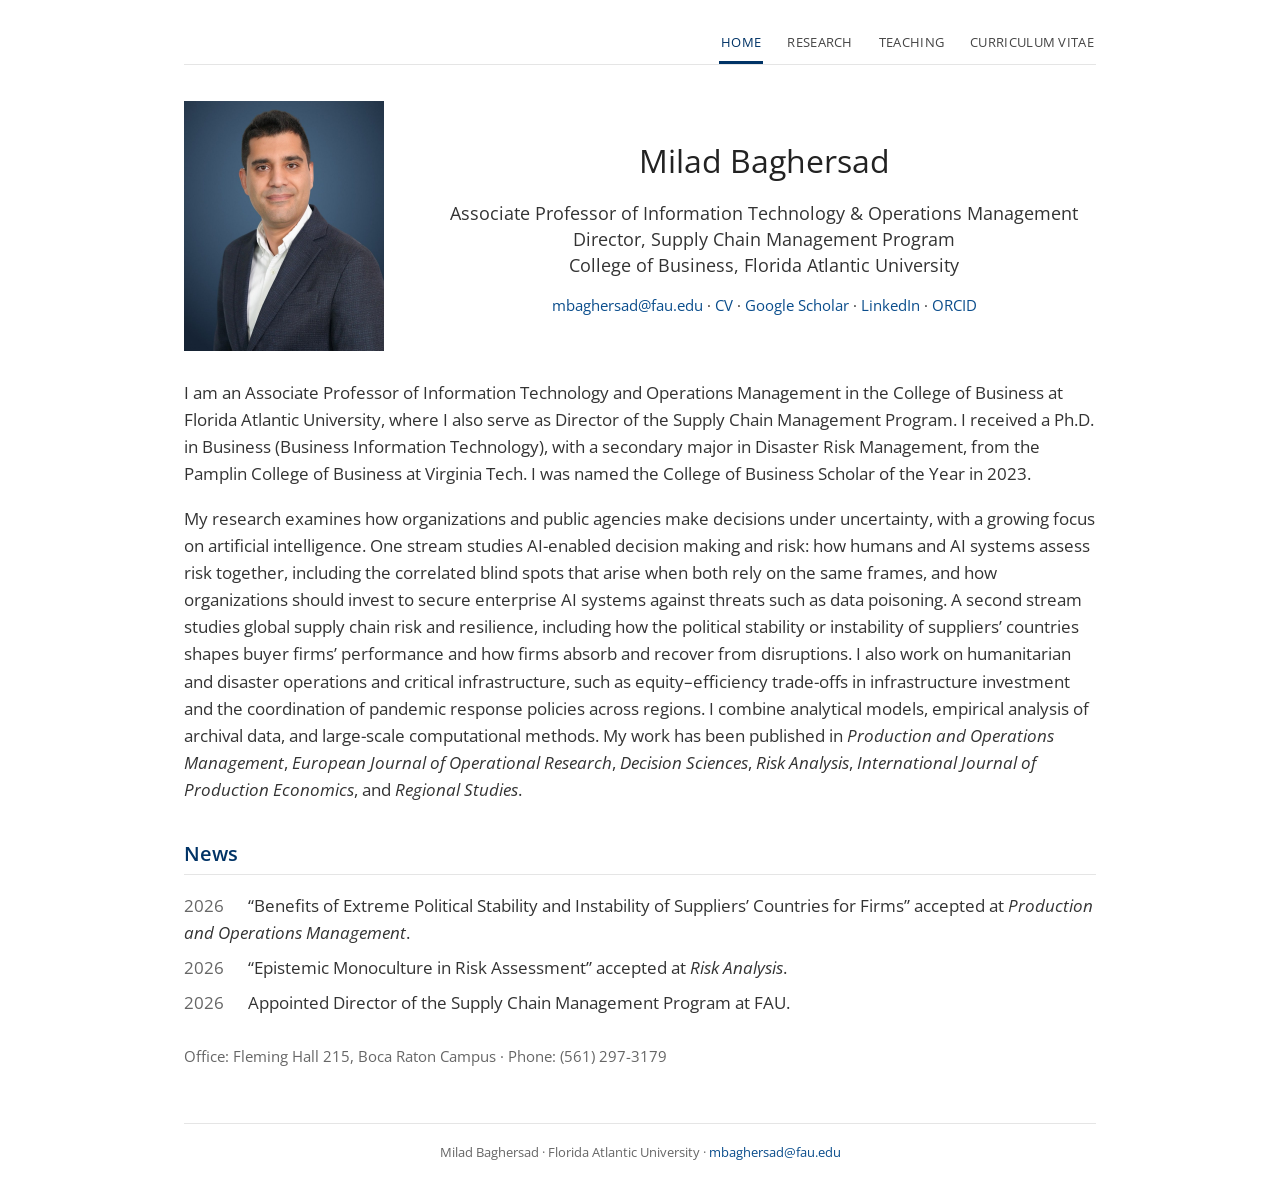
<file: index.html>
<!DOCTYPE html>
<html lang="en">
<head>
  <meta charset="UTF-8" />
  <meta name="viewport" content="width=device-width, initial-scale=1.0" />
  <title>Milad Baghersad | Associate Professor, Florida Atlantic University</title>
  <meta name="description" content="Milad Baghersad is an Associate Professor of Information Technology and Operations Management and Director of the Supply Chain Management Program at Florida Atlantic University. His research covers supply chain resilience, humanitarian and disaster operations, critical infrastructure, and business analytics." />
  <link rel="canonical" href="https://miladbaghersad.com/" />
  <meta property="og:title" content="Milad Baghersad | Associate Professor, Florida Atlantic University" />
  <meta property="og:description" content="Milad Baghersad is an Associate Professor of Information Technology and Operations Management and Director of the Supply Chain Management Program at Florida Atlantic University. His research covers supply chain resilience, humanitarian and disaster operations, critical infrastructure, and business analytics." />
  <meta property="og:type" content="profile" />
  <meta property="og:url" content="https://miladbaghersad.com/" />
  <meta property="og:image" content="https://miladbaghersad.com/milad-baghersad.jpg" />
  <link rel="preconnect" href="https://fonts.googleapis.com" />
  <link rel="preconnect" href="https://fonts.gstatic.com" crossorigin />
  <link href="https://fonts.googleapis.com/css2?family=Open+Sans:ital,wght@0,400;0,600;1,400&display=swap" rel="stylesheet" />
  <link rel="stylesheet" href="style.css" />
  <script type="application/ld+json">
{
  "@context": "https://schema.org",
  "@type": "Person",
  "name": "Milad Baghersad",
  "url": "https://miladbaghersad.com/",
  "image": "https://miladbaghersad.com/milad-baghersad.jpg",
  "jobTitle": "Associate Professor of Information Technology and Operations Management",
  "email": "mailto:mbaghersad@fau.edu",
  "affiliation": {
    "@type": "CollegeOrUniversity",
    "name": "Florida Atlantic University",
    "url": "https://www.fau.edu/"
  },
  "worksFor": {
    "@type": "CollegeOrUniversity",
    "name": "Florida Atlantic University",
    "url": "https://www.fau.edu/"
  },
  "alumniOf": {
    "@type": "CollegeOrUniversity",
    "name": "Virginia Tech",
    "url": "https://www.vt.edu/"
  },
  "sameAs": [
    "https://scholar.google.com/citations?user=qv0lAK8AAAAJ&hl=en&oi=ao",
    "https://www.linkedin.com/in/miladbaghersad/",
    "https://orcid.org/0000-0002-2748-9577",
    "https://business.fau.edu/faculty-research/faculty-profiles/profile/mbaghersad.php"
  ],
  "knowsAbout": [
    "AI-Enabled Decision Making",
    "Risk Assessment",
    "Supply Chain Management",
    "Supply Chain Resilience",
    "Humanitarian Operations",
    "Disaster Operations",
    "Critical Infrastructure",
    "Business Analytics",
    "Machine Learning"
  ]
}
  </script>
</head>
<body>
  <div class="wrap">
    <nav class="nav">
      <a href="index.html" class="active" aria-current="page">Home</a>
      <a href="research.html">Research</a>
      <a href="teaching.html">Teaching</a>
      <a href="cv.html">Curriculum Vitae</a>
    </nav>
    <main>
      <section class="intro">
        <img class="headshot" src="milad-baghersad.jpg" alt="Milad Baghersad" width="200" height="250" />
        <div class="intro-text">
          <h1>Milad Baghersad</h1>
          <p class="role">Associate Professor of Information Technology &amp; Operations Management<br />
          Director, Supply Chain Management Program<br />
          College of Business, Florida Atlantic University</p>
          <p class="links"><a href="mailto:mbaghersad@fau.edu">mbaghersad@fau.edu</a> &middot;
          <a href="CV_of_Milad_Baghersad_2026.pdf">CV</a> &middot; <a href="https://scholar.google.com/citations?user=qv0lAK8AAAAJ&hl=en&oi=ao">Google Scholar</a> &middot;
          <a href="https://www.linkedin.com/in/miladbaghersad/">LinkedIn</a> &middot; <a href="https://orcid.org/0000-0002-2748-9577">ORCID</a></p>
        </div>
      </section>

      <p>I am an Associate Professor of Information Technology and Operations Management in the College of Business at Florida Atlantic University, where I also serve as Director of the Supply Chain Management Program. I received a Ph.D. in Business (Business Information Technology), with a secondary major in Disaster Risk Management, from the Pamplin College of Business at Virginia Tech. I was named the College of Business Scholar of the Year in 2023.</p>

      <p>My research examines how organizations and public agencies make decisions under uncertainty, with a growing focus on artificial intelligence. One stream studies AI-enabled decision making and risk: how humans and AI systems assess risk together, including the correlated blind spots that arise when both rely on the same frames, and how organizations should invest to secure enterprise AI systems against threats such as data poisoning. A second stream studies global supply chain risk and resilience, including how the political stability or instability of suppliers&rsquo; countries shapes buyer firms&rsquo; performance and how firms absorb and recover from disruptions. I also work on humanitarian and disaster operations and critical infrastructure, such as equity&ndash;efficiency trade-offs in infrastructure investment and the coordination of pandemic response policies across regions. I combine analytical models, empirical analysis of archival data, and large-scale computational methods. My work has been published in <em>Production and Operations Management</em>, <em>European Journal of Operational Research</em>, <em>Decision Sciences</em>, <em>Risk Analysis</em>, <em>International Journal of Production Economics</em>, and <em>Regional Studies</em>.</p>

      <h2>News</h2>
      <ul class="news">
        <li><span class="date">2026</span> &ldquo;Benefits of Extreme Political Stability and Instability of Suppliers&rsquo; Countries for Firms&rdquo; accepted at <em>Production and Operations Management</em>.</li>
        <li><span class="date">2026</span> &ldquo;Epistemic Monoculture in Risk Assessment&rdquo; accepted at <em>Risk Analysis</em>.</li>
        <li><span class="date">2026</span> Appointed Director of the Supply Chain Management Program at FAU.</li>
      </ul>

      <p class="contact">Office: Fleming Hall 215, Boca Raton Campus &middot; Phone: (561) 297-3179</p>
    </main>
    <footer>Milad Baghersad &middot; Florida Atlantic University &middot; <a href="mailto:mbaghersad@fau.edu">mbaghersad@fau.edu</a></footer>
  </div>
</body>
</html>
</file>
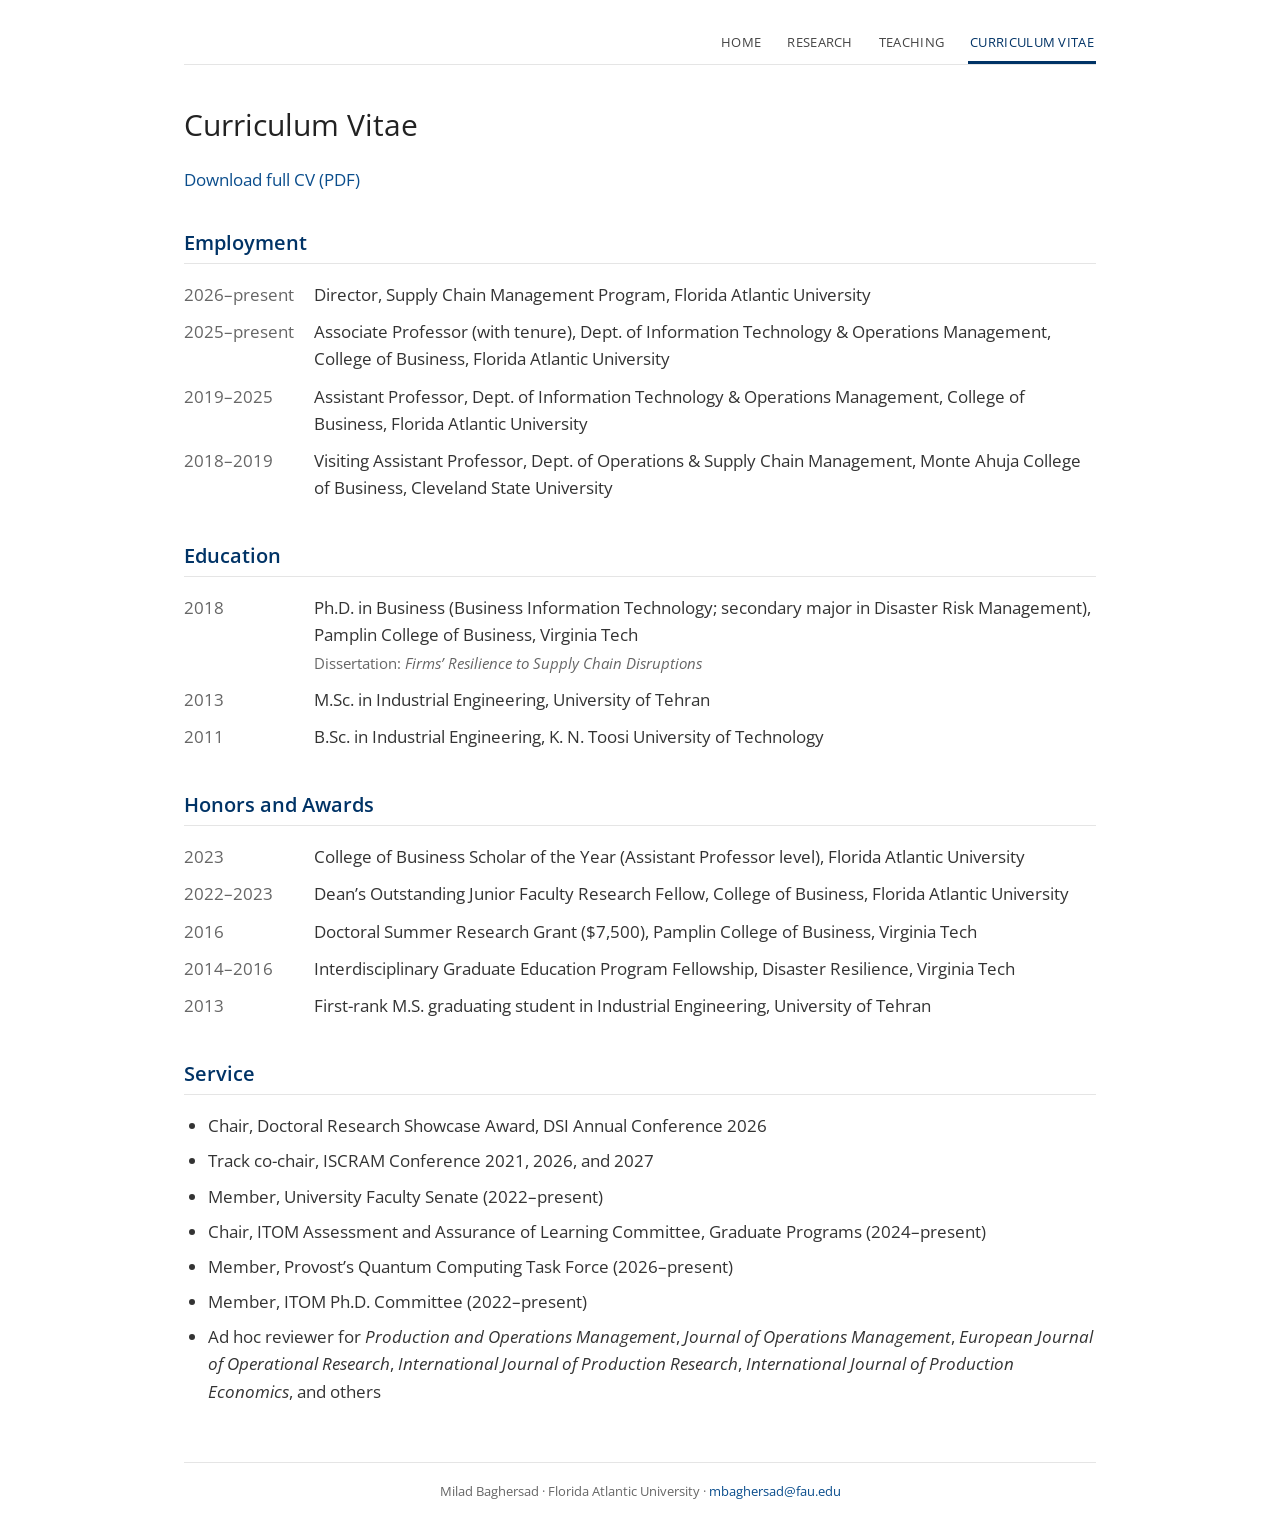
<file: cv.html>
<!DOCTYPE html>
<html lang="en">
<head>
  <meta charset="UTF-8" />
  <meta name="viewport" content="width=device-width, initial-scale=1.0" />
  <title>Curriculum Vitae | Milad Baghersad</title>
  <meta name="description" content="Curriculum vitae of Milad Baghersad, Associate Professor at Florida Atlantic University." />
  <link rel="canonical" href="https://miladbaghersad.com/cv.html" />
  <meta property="og:title" content="Curriculum Vitae | Milad Baghersad" />
  <meta property="og:description" content="Curriculum vitae of Milad Baghersad, Associate Professor at Florida Atlantic University." />
  <meta property="og:type" content="profile" />
  <meta property="og:url" content="https://miladbaghersad.com/cv.html" />
  <meta property="og:image" content="https://miladbaghersad.com/milad-baghersad.jpg" />
  <link rel="preconnect" href="https://fonts.googleapis.com" />
  <link rel="preconnect" href="https://fonts.gstatic.com" crossorigin />
  <link href="https://fonts.googleapis.com/css2?family=Open+Sans:ital,wght@0,400;0,600;1,400&display=swap" rel="stylesheet" />
  <link rel="stylesheet" href="style.css" />
</head>
<body>
  <div class="wrap">
    <nav class="nav">
      <a href="index.html">Home</a>
      <a href="research.html">Research</a>
      <a href="teaching.html">Teaching</a>
      <a href="cv.html" class="active" aria-current="page">Curriculum Vitae</a>
    </nav>
    <main>
      <h1>Curriculum Vitae</h1>
      <p><a href="CV_of_Milad_Baghersad_2026.pdf">Download full CV (PDF)</a></p>

      <h2>Employment</h2>
      <table class="cv">
        <tr><td>2026&ndash;present</td><td>Director, Supply Chain Management Program, Florida Atlantic University</td></tr>
        <tr><td>2025&ndash;present</td><td>Associate Professor (with tenure), Dept. of Information Technology &amp; Operations Management, College of Business, Florida Atlantic University</td></tr>
        <tr><td>2019&ndash;2025</td><td>Assistant Professor, Dept. of Information Technology &amp; Operations Management, College of Business, Florida Atlantic University</td></tr>
        <tr><td>2018&ndash;2019</td><td>Visiting Assistant Professor, Dept. of Operations &amp; Supply Chain Management, Monte Ahuja College of Business, Cleveland State University</td></tr>
      </table>

      <h2>Education</h2>
      <table class="cv">
        <tr><td>2018</td><td>Ph.D. in Business (Business Information Technology; secondary major in Disaster Risk Management), Pamplin College of Business, Virginia Tech<br /><span class="muted">Dissertation: <em>Firms&rsquo; Resilience to Supply Chain Disruptions</em></span></td></tr>
        <tr><td>2013</td><td>M.Sc. in Industrial Engineering, University of Tehran</td></tr>
        <tr><td>2011</td><td>B.Sc. in Industrial Engineering, K. N. Toosi University of Technology</td></tr>
      </table>

      <h2>Honors and Awards</h2>
      <table class="cv">
        <tr><td>2023</td><td>College of Business Scholar of the Year (Assistant Professor level), Florida Atlantic University</td></tr>
        <tr><td>2022&ndash;2023</td><td>Dean&rsquo;s Outstanding Junior Faculty Research Fellow, College of Business, Florida Atlantic University</td></tr>
        <tr><td>2016</td><td>Doctoral Summer Research Grant ($7,500), Pamplin College of Business, Virginia Tech</td></tr>
        <tr><td>2014&ndash;2016</td><td>Interdisciplinary Graduate Education Program Fellowship, Disaster Resilience, Virginia Tech</td></tr>
        <tr><td>2013</td><td>First-rank M.S. graduating student in Industrial Engineering, University of Tehran</td></tr>
      </table>

      <h2>Service</h2>
      <ul>
        <li>Chair, Doctoral Research Showcase Award, DSI Annual Conference 2026</li>
        <li>Track co-chair, ISCRAM Conference 2021, 2026, and 2027</li>
        <li>Member, University Faculty Senate (2022&ndash;present)</li>
        <li>Chair, ITOM Assessment and Assurance of Learning Committee, Graduate Programs (2024&ndash;present)</li>
        <li>Member, Provost&rsquo;s Quantum Computing Task Force (2026&ndash;present)</li>
        <li>Member, ITOM Ph.D. Committee (2022&ndash;present)</li>
        <li>Ad hoc reviewer for <em>Production and Operations Management</em>, <em>Journal of Operations Management</em>, <em>European Journal of Operational Research</em>, <em>International Journal of Production Research</em>, <em>International Journal of Production Economics</em>, and others</li>
      </ul>
    </main>
    <footer>Milad Baghersad &middot; Florida Atlantic University &middot; <a href="mailto:mbaghersad@fau.edu">mbaghersad@fau.edu</a></footer>
  </div>
</body>
</html>
</file>
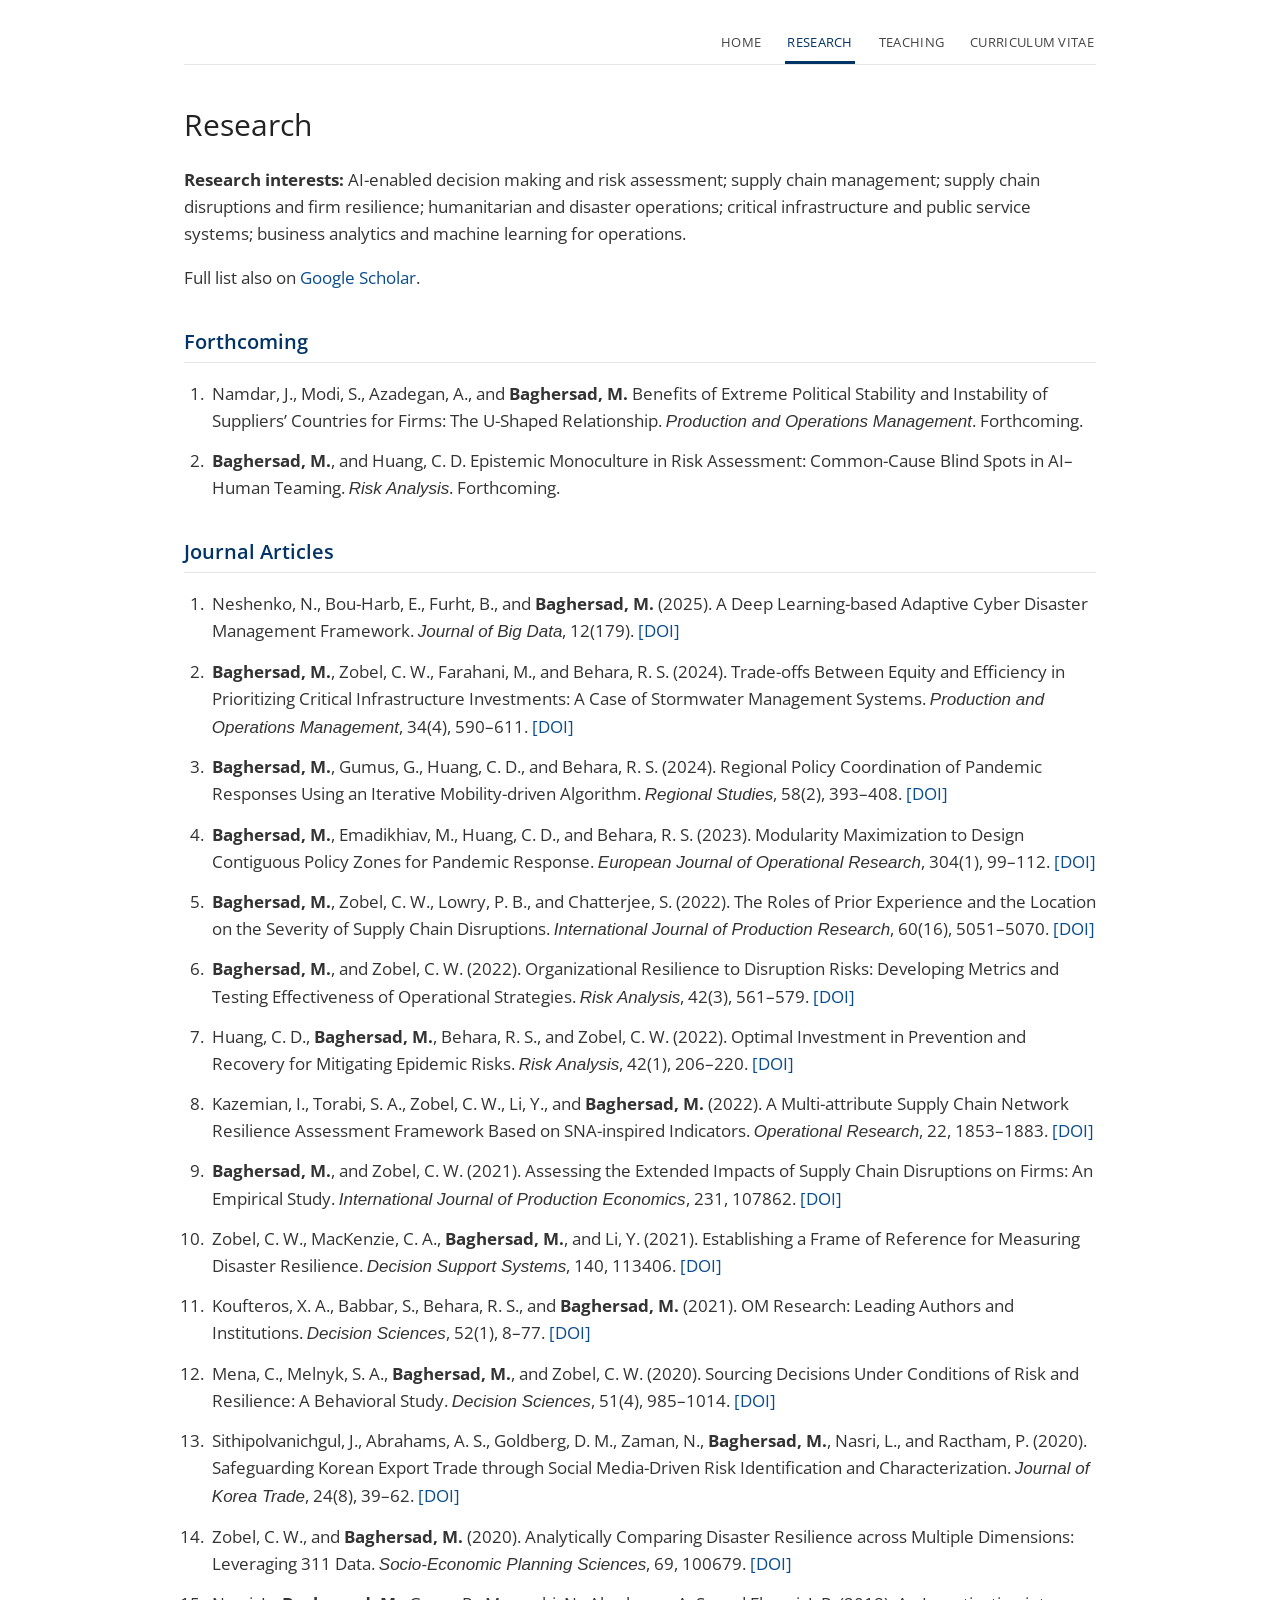
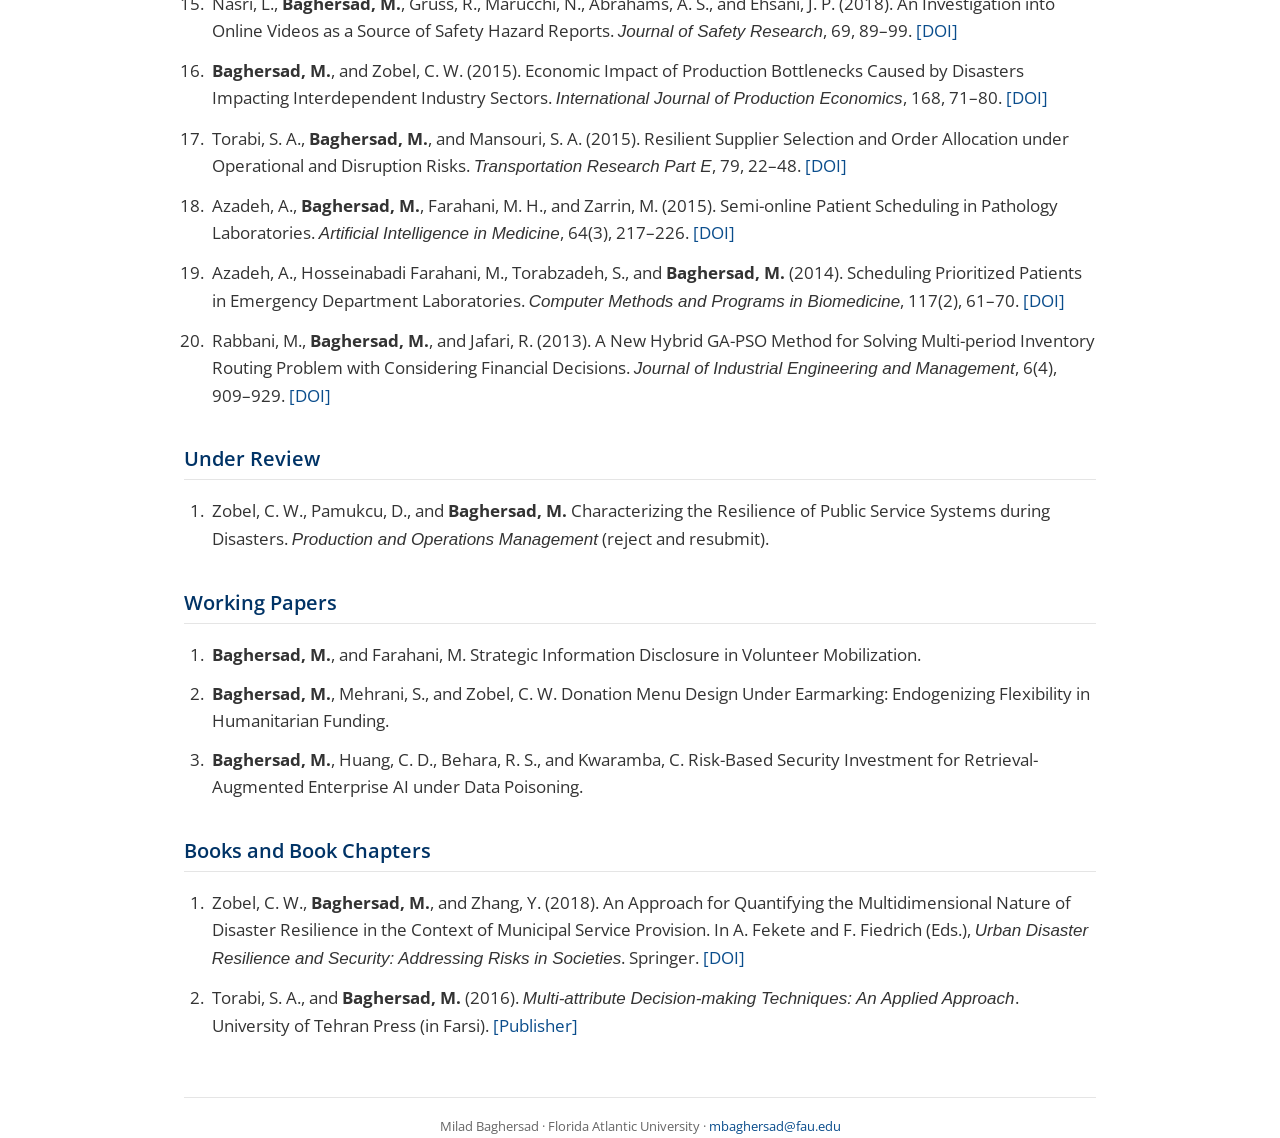
<file: publications.html>
<!DOCTYPE html>
<html lang="en"><head><meta charset="UTF-8" /><title>Publications | Milad Baghersad</title>
<link rel="canonical" href="https://miladbaghersad.com/research.html" />
<meta http-equiv="refresh" content="0; url=research.html" /></head>
<body><p>Publications have moved to the <a href="research.html">Research page</a>.</p></body></html>
</file>
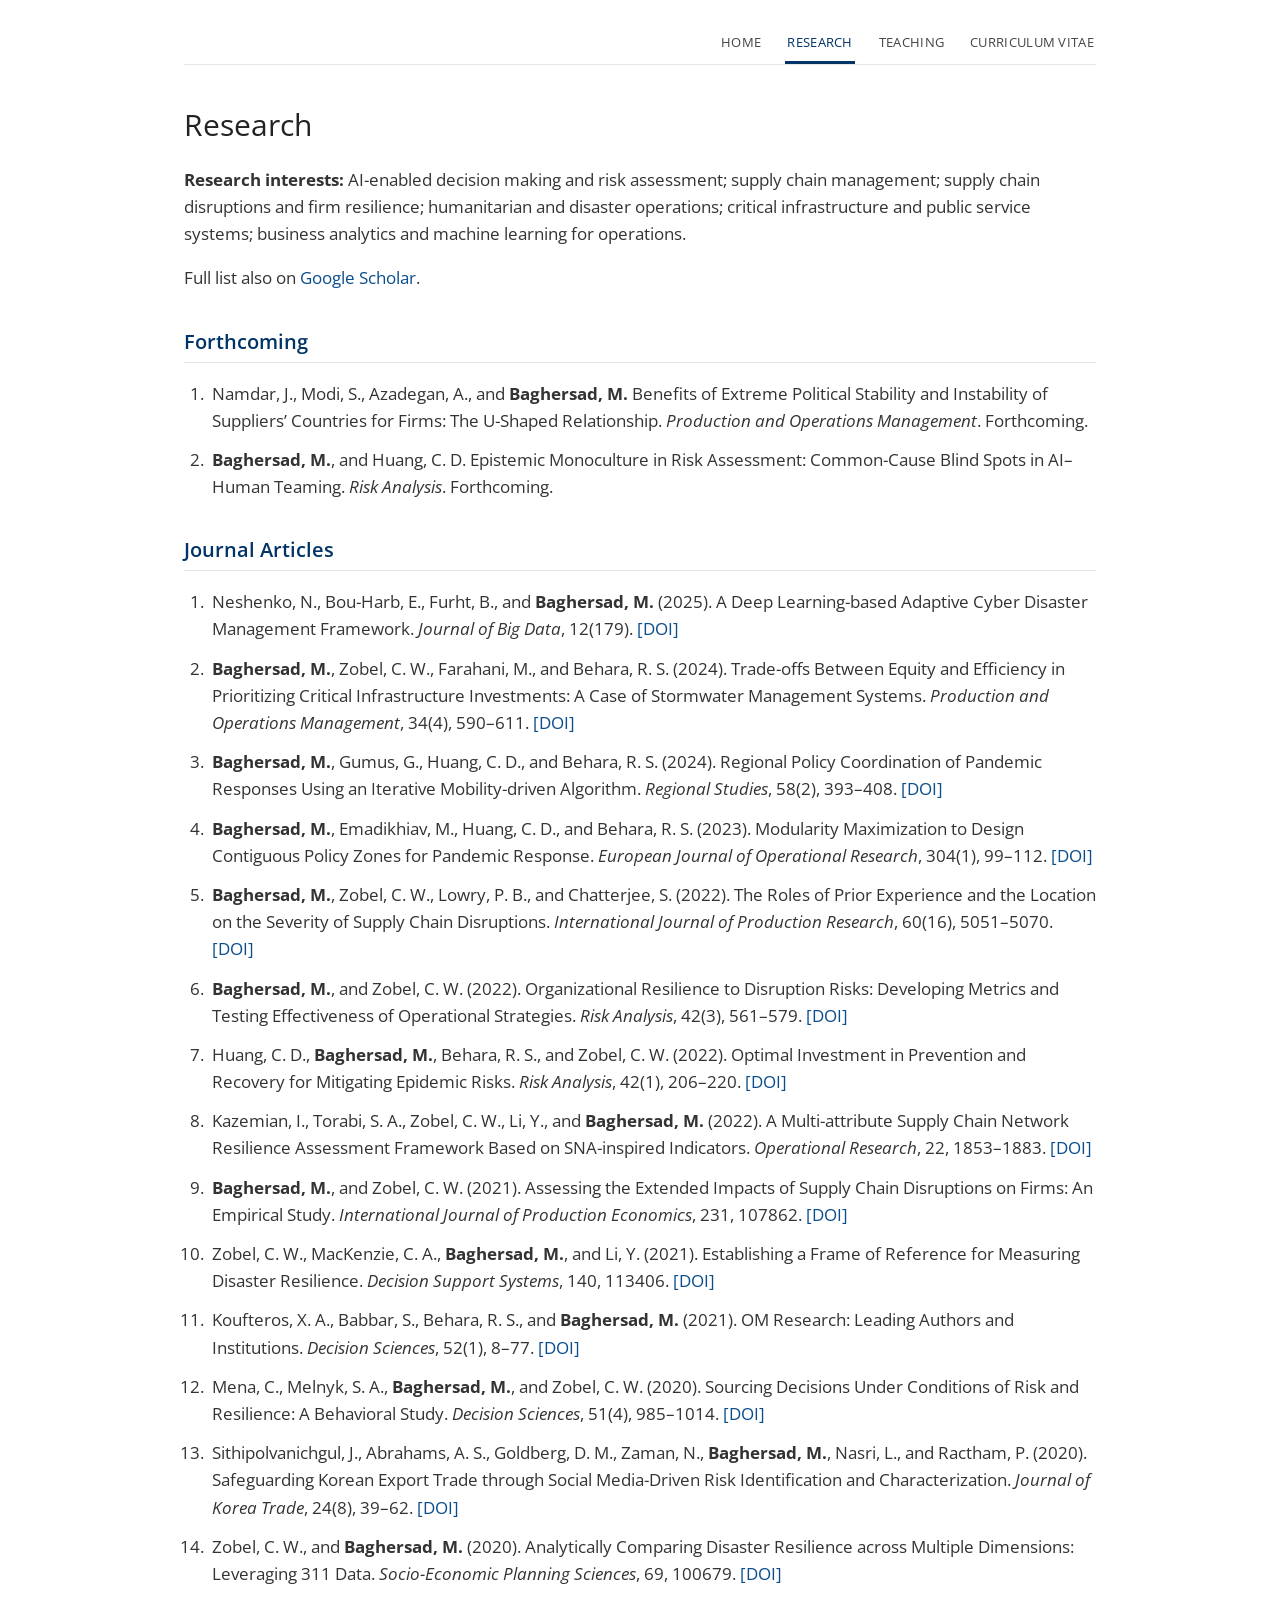
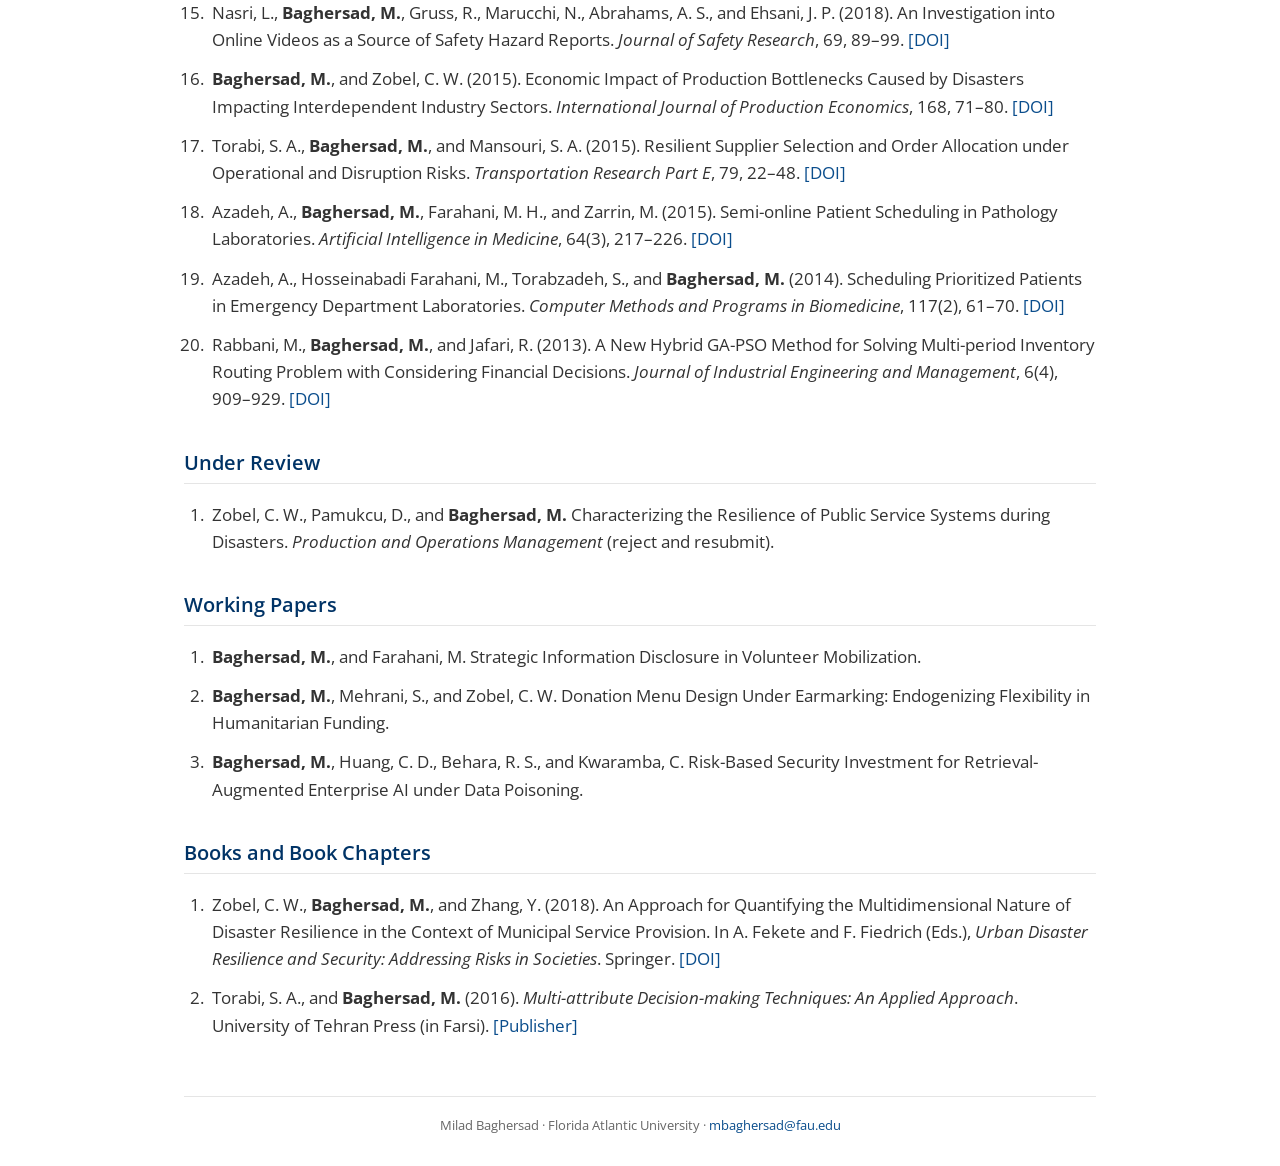
<file: research.html>
<!DOCTYPE html>
<html lang="en">
<head>
  <meta charset="UTF-8" />
  <meta name="viewport" content="width=device-width, initial-scale=1.0" />
  <title>Research | Milad Baghersad</title>
  <meta name="description" content="Publications, working papers, and research interests of Milad Baghersad (Florida Atlantic University)." />
  <link rel="canonical" href="https://miladbaghersad.com/research.html" />
  <meta property="og:title" content="Research | Milad Baghersad" />
  <meta property="og:description" content="Publications, working papers, and research interests of Milad Baghersad (Florida Atlantic University)." />
  <meta property="og:type" content="profile" />
  <meta property="og:url" content="https://miladbaghersad.com/research.html" />
  <meta property="og:image" content="https://miladbaghersad.com/milad-baghersad.jpg" />
  <link rel="preconnect" href="https://fonts.googleapis.com" />
  <link rel="preconnect" href="https://fonts.gstatic.com" crossorigin />
  <link href="https://fonts.googleapis.com/css2?family=Open+Sans:ital,wght@0,400;0,600;1,400&display=swap" rel="stylesheet" />
  <link rel="stylesheet" href="style.css" />
</head>
<body>
  <div class="wrap">
    <nav class="nav">
      <a href="index.html">Home</a>
      <a href="research.html" class="active" aria-current="page">Research</a>
      <a href="teaching.html">Teaching</a>
      <a href="cv.html">Curriculum Vitae</a>
    </nav>
    <main>
      <h1>Research</h1>
      <p><strong>Research interests:</strong> AI-enabled decision making and risk assessment; supply chain management; supply chain disruptions and firm resilience; humanitarian and disaster operations; critical infrastructure and public service systems; business analytics and machine learning for operations.</p>
      <p>Full list also on <a href="https://scholar.google.com/citations?user=qv0lAK8AAAAJ&hl=en&oi=ao">Google Scholar</a>.</p>

      <h2>Forthcoming</h2>
<ol class="pubs">
  <li>Namdar, J., Modi, S., Azadegan, A., and <strong>Baghersad, M.</strong> Benefits of Extreme Political Stability and Instability of Suppliers&rsquo; Countries for Firms: The U-Shaped Relationship. <em>Production and Operations Management</em>. Forthcoming.</li>
  <li><strong>Baghersad, M.</strong>, and Huang, C. D. Epistemic Monoculture in Risk Assessment: Common-Cause Blind Spots in AI&ndash;Human Teaming. <em>Risk Analysis</em>. Forthcoming.</li>
</ol>

      <h2>Journal Articles</h2>
<ol class="pubs">
  <li>Neshenko, N., Bou-Harb, E., Furht, B., and <strong>Baghersad, M.</strong> (2025). A Deep Learning-based Adaptive Cyber Disaster Management Framework. <em>Journal of Big Data</em>, 12(179). <a href="https://doi.org/10.1186/s40537-025-01241-3">[DOI]</a></li>
  <li><strong>Baghersad, M.</strong>, Zobel, C. W., Farahani, M., and Behara, R. S. (2024). Trade-offs Between Equity and Efficiency in Prioritizing Critical Infrastructure Investments: A Case of Stormwater Management Systems. <em>Production and Operations Management</em>, 34(4), 590&ndash;611. <a href="https://doi.org/10.1177/10591478241243387">[DOI]</a></li>
  <li><strong>Baghersad, M.</strong>, Gumus, G., Huang, C. D., and Behara, R. S. (2024). Regional Policy Coordination of Pandemic Responses Using an Iterative Mobility-driven Algorithm. <em>Regional Studies</em>, 58(2), 393&ndash;408. <a href="https://doi.org/10.1080/00343404.2023.2220749">[DOI]</a></li>
  <li><strong>Baghersad, M.</strong>, Emadikhiav, M., Huang, C. D., and Behara, R. S. (2023). Modularity Maximization to Design Contiguous Policy Zones for Pandemic Response. <em>European Journal of Operational Research</em>, 304(1), 99&ndash;112. <a href="https://doi.org/10.1016/j.ejor.2022.01.012">[DOI]</a></li>
  <li><strong>Baghersad, M.</strong>, Zobel, C. W., Lowry, P. B., and Chatterjee, S. (2022). The Roles of Prior Experience and the Location on the Severity of Supply Chain Disruptions. <em>International Journal of Production Research</em>, 60(16), 5051&ndash;5070. <a href="https://doi.org/10.1080/00207543.2021.1948136">[DOI]</a></li>
  <li><strong>Baghersad, M.</strong>, and Zobel, C. W. (2022). Organizational Resilience to Disruption Risks: Developing Metrics and Testing Effectiveness of Operational Strategies. <em>Risk Analysis</em>, 42(3), 561&ndash;579. <a href="https://doi.org/10.1111/risa.13769">[DOI]</a></li>
  <li>Huang, C. D., <strong>Baghersad, M.</strong>, Behara, R. S., and Zobel, C. W. (2022). Optimal Investment in Prevention and Recovery for Mitigating Epidemic Risks. <em>Risk Analysis</em>, 42(1), 206&ndash;220. <a href="https://doi.org/10.1111/risa.13707">[DOI]</a></li>
  <li>Kazemian, I., Torabi, S. A., Zobel, C. W., Li, Y., and <strong>Baghersad, M.</strong> (2022). A Multi-attribute Supply Chain Network Resilience Assessment Framework Based on SNA-inspired Indicators. <em>Operational Research</em>, 22, 1853&ndash;1883. <a href="https://doi.org/10.1007/s12351-021-00644-3">[DOI]</a></li>
  <li><strong>Baghersad, M.</strong>, and Zobel, C. W. (2021). Assessing the Extended Impacts of Supply Chain Disruptions on Firms: An Empirical Study. <em>International Journal of Production Economics</em>, 231, 107862. <a href="https://doi.org/10.1016/j.ijpe.2020.107862">[DOI]</a></li>
  <li>Zobel, C. W., MacKenzie, C. A., <strong>Baghersad, M.</strong>, and Li, Y. (2021). Establishing a Frame of Reference for Measuring Disaster Resilience. <em>Decision Support Systems</em>, 140, 113406. <a href="https://doi.org/10.1016/j.dss.2020.113406">[DOI]</a></li>
  <li>Koufteros, X. A., Babbar, S., Behara, R. S., and <strong>Baghersad, M.</strong> (2021). OM Research: Leading Authors and Institutions. <em>Decision Sciences</em>, 52(1), 8&ndash;77. <a href="https://doi.org/10.1111/deci.12452">[DOI]</a></li>
  <li>Mena, C., Melnyk, S. A., <strong>Baghersad, M.</strong>, and Zobel, C. W. (2020). Sourcing Decisions Under Conditions of Risk and Resilience: A Behavioral Study. <em>Decision Sciences</em>, 51(4), 985&ndash;1014. <a href="https://doi.org/10.1111/deci.12403">[DOI]</a></li>
  <li>Sithipolvanichgul, J., Abrahams, A. S., Goldberg, D. M., Zaman, N., <strong>Baghersad, M.</strong>, Nasri, L., and Ractham, P. (2020). Safeguarding Korean Export Trade through Social Media-Driven Risk Identification and Characterization. <em>Journal of Korea Trade</em>, 24(8), 39&ndash;62. <a href="https://doi.org/10.35611/jkt.2020.24.8.39">[DOI]</a></li>
  <li>Zobel, C. W., and <strong>Baghersad, M.</strong> (2020). Analytically Comparing Disaster Resilience across Multiple Dimensions: Leveraging 311 Data. <em>Socio-Economic Planning Sciences</em>, 69, 100679. <a href="https://doi.org/10.1016/j.seps.2018.12.005">[DOI]</a></li>
  <li>Nasri, L., <strong>Baghersad, M.</strong>, Gruss, R., Marucchi, N., Abrahams, A. S., and Ehsani, J. P. (2018). An Investigation into Online Videos as a Source of Safety Hazard Reports. <em>Journal of Safety Research</em>, 69, 89&ndash;99. <a href="https://doi.org/10.1016/j.jsr.2018.03.004">[DOI]</a></li>
  <li><strong>Baghersad, M.</strong>, and Zobel, C. W. (2015). Economic Impact of Production Bottlenecks Caused by Disasters Impacting Interdependent Industry Sectors. <em>International Journal of Production Economics</em>, 168, 71&ndash;80. <a href="https://doi.org/10.1016/j.ijpe.2015.06.011">[DOI]</a></li>
  <li>Torabi, S. A., <strong>Baghersad, M.</strong>, and Mansouri, S. A. (2015). Resilient Supplier Selection and Order Allocation under Operational and Disruption Risks. <em>Transportation Research Part E</em>, 79, 22&ndash;48. <a href="https://doi.org/10.1016/j.tre.2015.03.005">[DOI]</a></li>
  <li>Azadeh, A., <strong>Baghersad, M.</strong>, Farahani, M. H., and Zarrin, M. (2015). Semi-online Patient Scheduling in Pathology Laboratories. <em>Artificial Intelligence in Medicine</em>, 64(3), 217&ndash;226. <a href="https://doi.org/10.1016/j.artmed.2015.05.001">[DOI]</a></li>
  <li>Azadeh, A., Hosseinabadi Farahani, M., Torabzadeh, S., and <strong>Baghersad, M.</strong> (2014). Scheduling Prioritized Patients in Emergency Department Laboratories. <em>Computer Methods and Programs in Biomedicine</em>, 117(2), 61&ndash;70. <a href="https://doi.org/10.1016/j.cmpb.2014.08.006">[DOI]</a></li>
  <li>Rabbani, M., <strong>Baghersad, M.</strong>, and Jafari, R. (2013). A New Hybrid GA-PSO Method for Solving Multi-period Inventory Routing Problem with Considering Financial Decisions. <em>Journal of Industrial Engineering and Management</em>, 6(4), 909&ndash;929. <a href="http://dx.doi.org/10.3926/jiem.629">[DOI]</a></li>
</ol>

      <h2>Under Review</h2>
<ol class="pubs">
  <li>Zobel, C. W., Pamukcu, D., and <strong>Baghersad, M.</strong> Characterizing the Resilience of Public Service Systems during Disasters. <em>Production and Operations Management</em> (reject and resubmit).</li>
</ol>

      <h2>Working Papers</h2>
<ol class="pubs">
  <li><strong>Baghersad, M.</strong>, and Farahani, M. Strategic Information Disclosure in Volunteer Mobilization.</li>
  <li><strong>Baghersad, M.</strong>, Mehrani, S., and Zobel, C. W. Donation Menu Design Under Earmarking: Endogenizing Flexibility in Humanitarian Funding.</li>
  <li><strong>Baghersad, M.</strong>, Huang, C. D., Behara, R. S., and Kwaramba, C. Risk-Based Security Investment for Retrieval-Augmented Enterprise AI under Data Poisoning.</li>
</ol>

      <h2>Books and Book Chapters</h2>
<ol class="pubs">
  <li>Zobel, C. W., <strong>Baghersad, M.</strong>, and Zhang, Y. (2018). An Approach for Quantifying the Multidimensional Nature of Disaster Resilience in the Context of Municipal Service Provision. In A. Fekete and F. Fiedrich (Eds.), <em>Urban Disaster Resilience and Security: Addressing Risks in Societies</em>. Springer. <a href="https://doi.org/10.1007/978-3-319-68606-6_15">[DOI]</a></li>
  <li>Torabi, S. A., and <strong>Baghersad, M.</strong> (2016). <em>Multi-attribute Decision-making Techniques: An Applied Approach</em>. University of Tehran Press (in Farsi). <a href="http://press.ut.ac.ir/book_2936.html">[Publisher]</a></li>
</ol>
    </main>
    <footer>Milad Baghersad &middot; Florida Atlantic University &middot; <a href="mailto:mbaghersad@fau.edu">mbaghersad@fau.edu</a></footer>
  </div>
</body>
</html>
</file>
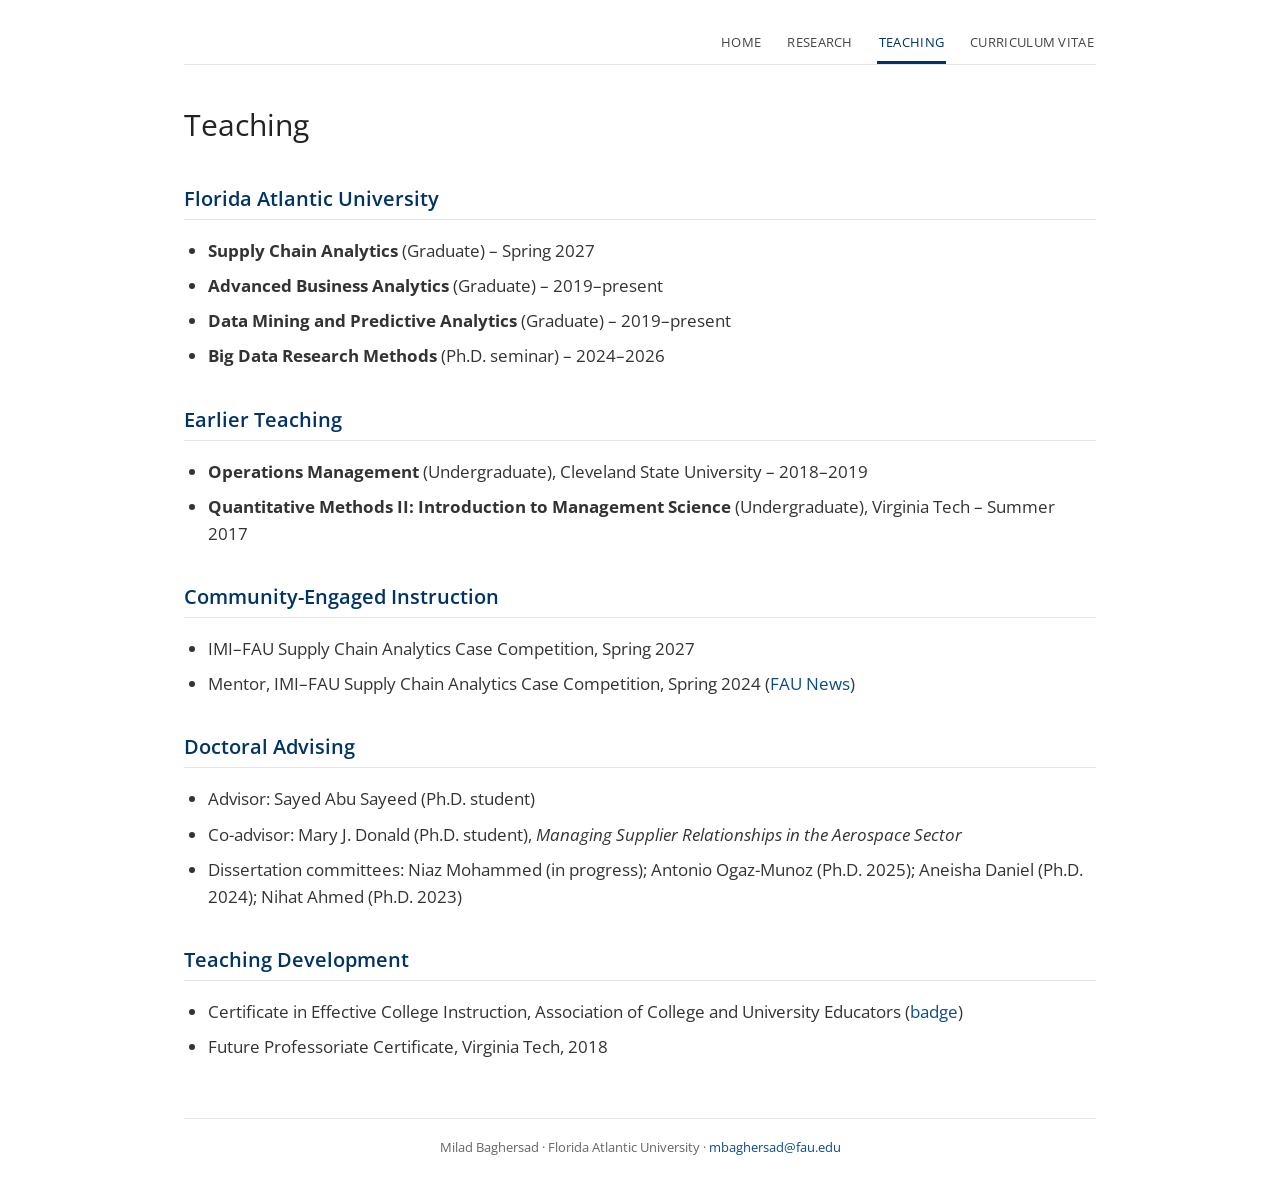
<file: teaching.html>
<!DOCTYPE html>
<html lang="en">
<head>
  <meta charset="UTF-8" />
  <meta name="viewport" content="width=device-width, initial-scale=1.0" />
  <title>Teaching | Milad Baghersad</title>
  <meta name="description" content="Courses, doctoral advising, and teaching activities of Milad Baghersad at Florida Atlantic University." />
  <link rel="canonical" href="https://miladbaghersad.com/teaching.html" />
  <meta property="og:title" content="Teaching | Milad Baghersad" />
  <meta property="og:description" content="Courses, doctoral advising, and teaching activities of Milad Baghersad at Florida Atlantic University." />
  <meta property="og:type" content="profile" />
  <meta property="og:url" content="https://miladbaghersad.com/teaching.html" />
  <meta property="og:image" content="https://miladbaghersad.com/milad-baghersad.jpg" />
  <link rel="preconnect" href="https://fonts.googleapis.com" />
  <link rel="preconnect" href="https://fonts.gstatic.com" crossorigin />
  <link href="https://fonts.googleapis.com/css2?family=Open+Sans:ital,wght@0,400;0,600;1,400&display=swap" rel="stylesheet" />
  <link rel="stylesheet" href="style.css" />
</head>
<body>
  <div class="wrap">
    <nav class="nav">
      <a href="index.html">Home</a>
      <a href="research.html">Research</a>
      <a href="teaching.html" class="active" aria-current="page">Teaching</a>
      <a href="cv.html">Curriculum Vitae</a>
    </nav>
    <main>
      <h1>Teaching</h1>

      <h2>Florida Atlantic University</h2>
      <ul>
        <li><strong>Supply Chain Analytics</strong> (Graduate) &ndash; Spring 2027</li>
        <li><strong>Advanced Business Analytics</strong> (Graduate) &ndash; 2019&ndash;present</li>
        <li><strong>Data Mining and Predictive Analytics</strong> (Graduate) &ndash; 2019&ndash;present</li>
        <li><strong>Big Data Research Methods</strong> (Ph.D. seminar) &ndash; 2024&ndash;2026</li>
      </ul>

      <h2>Earlier Teaching</h2>
      <ul>
        <li><strong>Operations Management</strong> (Undergraduate), Cleveland State University &ndash; 2018&ndash;2019</li>
        <li><strong>Quantitative Methods II: Introduction to Management Science</strong> (Undergraduate), Virginia Tech &ndash; Summer 2017</li>
      </ul>

      <h2>Community-Engaged Instruction</h2>
      <ul>
        <li>IMI&ndash;FAU Supply Chain Analytics Case Competition, Spring 2027</li>
        <li>Mentor, IMI&ndash;FAU Supply Chain Analytics Case Competition, Spring 2024 (<a href="https://www.fau.edu/newsdesk/articles/supply-chain-competition-winners-imi.php">FAU News</a>)</li>
      </ul>

      <h2>Doctoral Advising</h2>
      <ul>
        <li>Advisor: Sayed Abu Sayeed (Ph.D. student)</li>
        <li>Co-advisor: Mary J. Donald (Ph.D. student), <em>Managing Supplier Relationships in the Aerospace Sector</em></li>
        <li>Dissertation committees: Niaz Mohammed (in progress); Antonio Ogaz-Munoz (Ph.D. 2025); Aneisha Daniel (Ph.D. 2024); Nihat Ahmed (Ph.D. 2023)</li>
      </ul>

      <h2>Teaching Development</h2>
      <ul>
        <li>Certificate in Effective College Instruction, Association of College and University Educators (<a href="https://api.badgr.io/public/assertions/6_uXe6ZUTquSgdqgu3wZDQ">badge</a>)</li>
        <li>Future Professoriate Certificate, Virginia Tech, 2018</li>
      </ul>
    </main>
    <footer>Milad Baghersad &middot; Florida Atlantic University &middot; <a href="mailto:mbaghersad@fau.edu">mbaghersad@fau.edu</a></footer>
  </div>
</body>
</html>
</file>
<file: style.css>
/* Simple academic style */
:root {
  --text: #333;
  --muted: #666;
  --link: #0a4d8c;
  --accent: #003366;   /* FAU blue */
  --rule: #e5e5e5;
}

* { box-sizing: border-box; }

body {
  margin: 0;
  background: #fff;
  color: var(--text);
  font-family: "Open Sans", "Segoe UI", Arial, sans-serif;
  font-size: 17px;
  line-height: 1.6;
}

.wrap { max-width: 960px; margin: 0 auto; padding: 0 24px; }

a { color: var(--link); text-decoration: none; }
a:hover { text-decoration: underline; }

/* navigation */
.nav {
  display: flex; justify-content: flex-end; flex-wrap: wrap; gap: 4px 22px;
  padding: 26px 0 0; border-bottom: 1px solid var(--rule);
}
.nav a {
  color: #444; font-size: 13px; text-transform: uppercase; letter-spacing: .3px;
  padding: 6px 2px 8px; border-bottom: 3px solid transparent;
}
.nav a:hover { color: var(--accent); text-decoration: none; }
.nav a.active { color: var(--accent); border-bottom-color: var(--accent); }

main { padding: 36px 0 40px; }

/* home intro */
.intro { display: flex; align-items: center; gap: 48px; margin-bottom: 28px; }
.headshot { width: 200px; height: 250px; object-fit: cover; flex-shrink: 0; }
.intro-text { flex: 1; text-align: center; }
.intro h1 { font-size: 32px; font-weight: 400; margin: 0 0 14px; color: #222; }
.role { font-size: 18px; line-height: 1.45; margin: 0 0 14px; color: #333; }
.links { font-size: 15px; margin: 0; }

/* headings */
h1 { font-size: 30px; font-weight: 400; color: #222; margin: 0 0 16px; }
h2 {
  font-size: 20px; font-weight: 600; color: var(--accent);
  margin: 34px 0 12px; padding-bottom: 4px; border-bottom: 1px solid var(--rule);
}

/* lists */
ul, ol { padding-left: 1.4em; }
li { margin-bottom: 8px; }
ol.pubs li { margin-bottom: 12px; padding-left: 4px; }
ul.news { list-style: none; padding-left: 0; }
ul.news .date { display: inline-block; width: 60px; color: var(--muted); }

/* CV tables */
table.cv { border-collapse: collapse; width: 100%; }
table.cv td { vertical-align: top; padding: 5px 0; }
table.cv td:first-child { width: 130px; color: var(--muted); white-space: nowrap; padding-right: 16px; }
.muted { color: var(--muted); font-size: 15px; }

.contact { color: var(--muted); font-size: 15px; margin-top: 28px; }

footer {
  border-top: 1px solid var(--rule); padding: 18px 0 30px;
  font-size: 13px; color: var(--muted); text-align: center;
}

@media (max-width: 700px) {
  body { font-size: 16px; }
  .nav { justify-content: center; gap: 4px 16px; }
  .intro { flex-direction: column; gap: 20px; }
  .headshot { width: 170px; height: 212px; }
  table.cv td:first-child { width: 95px; white-space: normal; }
}
</file>
